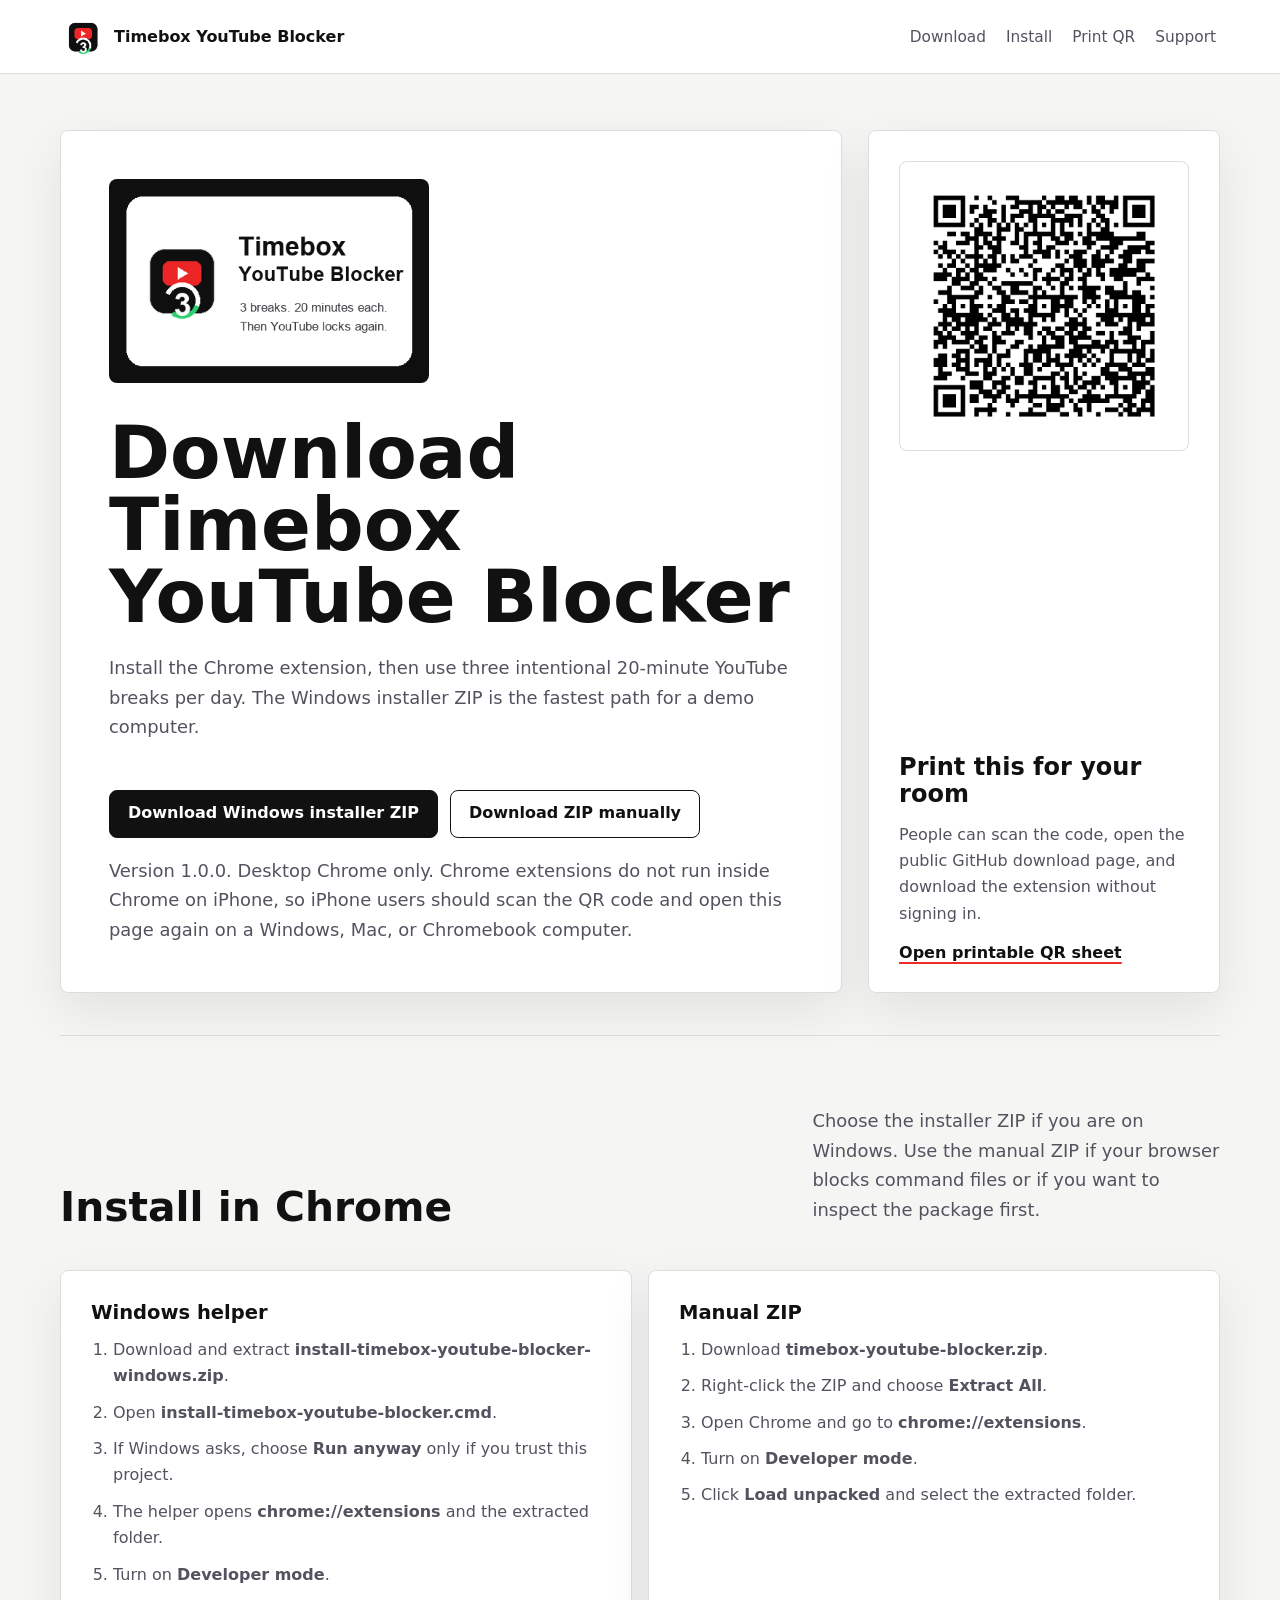
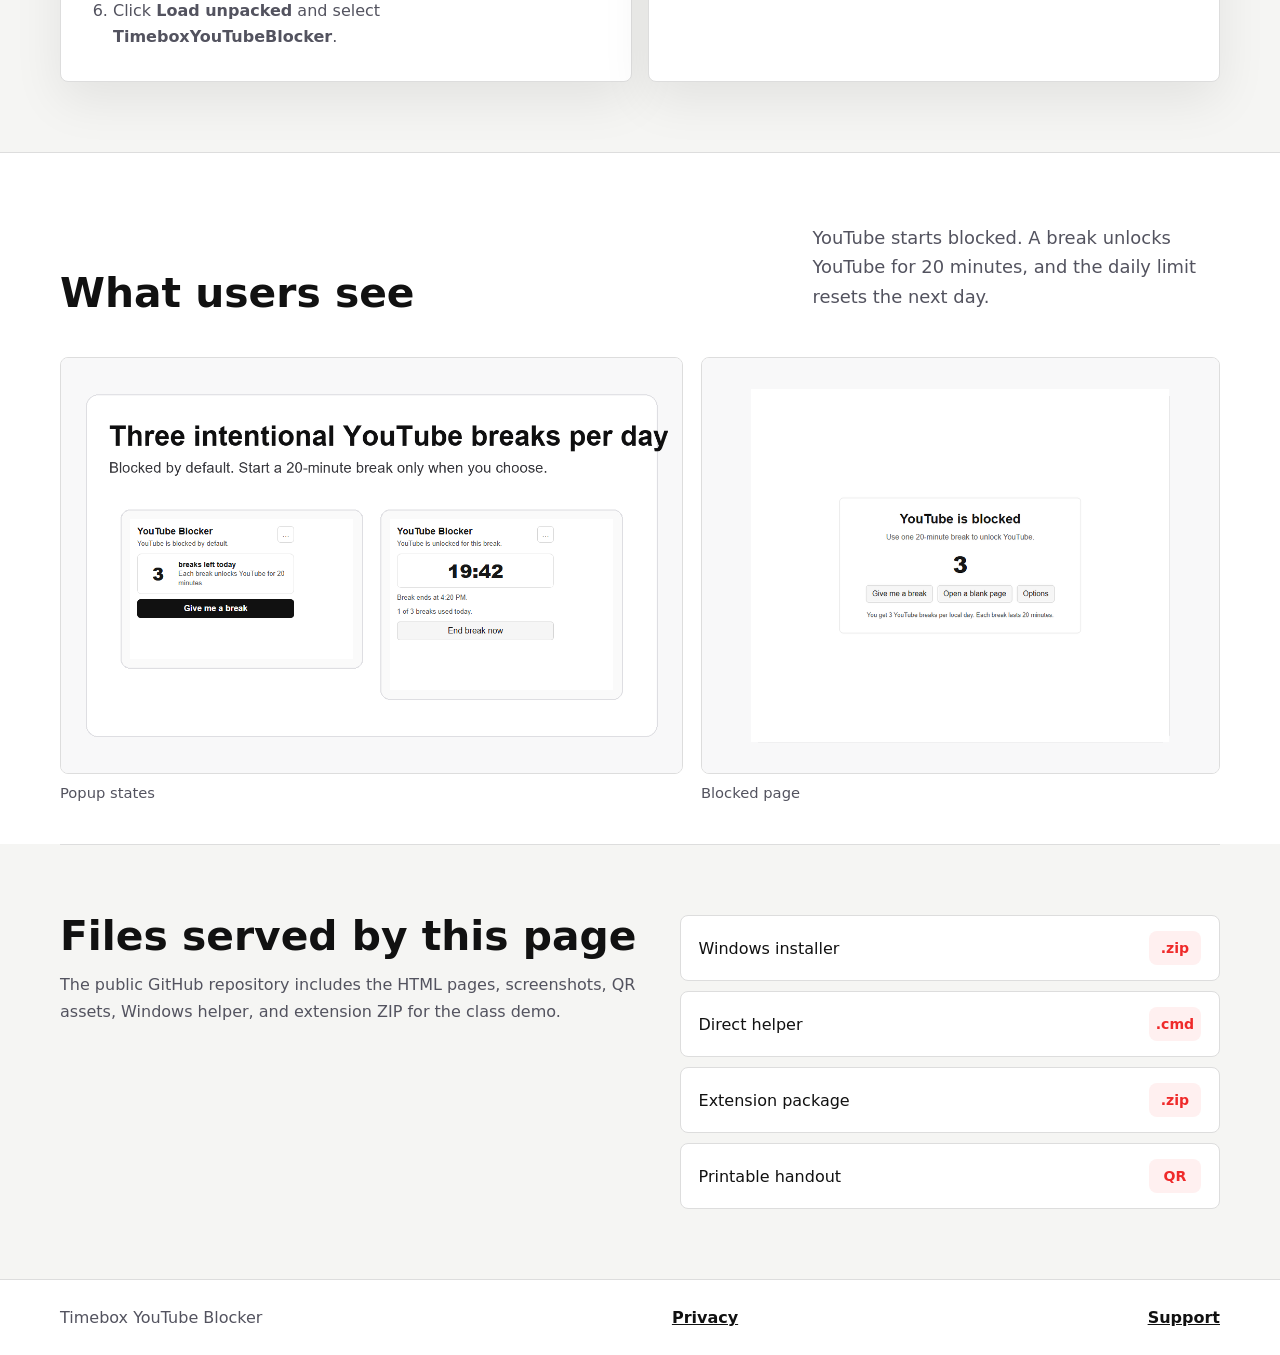
<file: site/index.html>
<!doctype html>
<html lang="en">
  <head>
    <meta charset="utf-8">
    <meta name="viewport" content="width=device-width, initial-scale=1">
    <title>Download Timebox YouTube Blocker</title>
    <meta name="description" content="Download and install Timebox YouTube Blocker, a Chrome extension that blocks YouTube by default and allows three 20-minute breaks per day.">
    <link rel="icon" href="assets/icon128.png">
    <link rel="stylesheet" href="styles.css">
  </head>
  <body>
    <header class="site-header">
      <a class="brand" href="index.html" aria-label="Timebox YouTube Blocker home">
        <img src="assets/icon128.png" alt="">
        <span>Timebox YouTube Blocker</span>
      </a>
      <nav class="nav" aria-label="Main navigation">
        <a href="#download">Download</a>
        <a href="#install">Install</a>
        <a href="print-qr.html">Print QR</a>
        <a href="support.html">Support</a>
      </nav>
    </header>

    <main>
      <section id="download" class="download-zone">
        <div class="download-copy">
          <img class="promo-image" src="assets/small-promo.png" alt="Timebox YouTube Blocker promotional card.">
          <h1>Download Timebox YouTube Blocker</h1>
          <p>Install the Chrome extension, then use three intentional 20-minute YouTube breaks per day. The Windows installer ZIP is the fastest path for a demo computer.</p>
          <div class="download-actions" aria-label="Download options">
            <a class="button primary" href="downloads/install-timebox-youtube-blocker-windows.zip" download>Download Windows installer ZIP</a>
            <a class="button secondary" href="downloads/timebox-youtube-blocker.zip" download>Download ZIP manually</a>
          </div>
          <p class="download-note">Version 1.0.0. Desktop Chrome only. Chrome extensions do not run inside Chrome on iPhone, so iPhone users should scan the QR code and open this page again on a Windows, Mac, or Chromebook computer.</p>
        </div>

        <aside class="scan-panel" aria-label="QR code for this download page">
          <img class="qr-image" src="assets/timebox-download-qr.png" alt="QR code for the Timebox YouTube Blocker download page.">
          <div>
            <h2>Print this for your room</h2>
            <p>People can scan the code, open the public GitHub download page, and download the extension without signing in.</p>
            <a class="text-link" href="print-qr.html">Open printable QR sheet</a>
          </div>
        </aside>
      </section>

      <section id="install" class="section">
        <div class="section-heading">
          <h2>Install in Chrome</h2>
          <p>Choose the installer ZIP if you are on Windows. Use the manual ZIP if your browser blocks command files or if you want to inspect the package first.</p>
        </div>

        <div class="install-grid">
          <article class="install-card">
            <h3>Windows helper</h3>
            <ol>
              <li>Download and extract <strong>install-timebox-youtube-blocker-windows.zip</strong>.</li>
              <li>Open <strong>install-timebox-youtube-blocker.cmd</strong>.</li>
              <li>If Windows asks, choose <strong>Run anyway</strong> only if you trust this project.</li>
              <li>The helper opens <strong>chrome://extensions</strong> and the extracted folder.</li>
              <li>Turn on <strong>Developer mode</strong>.</li>
              <li>Click <strong>Load unpacked</strong> and select <strong>TimeboxYouTubeBlocker</strong>.</li>
            </ol>
          </article>

          <article class="install-card">
            <h3>Manual ZIP</h3>
            <ol>
              <li>Download <strong>timebox-youtube-blocker.zip</strong>.</li>
              <li>Right-click the ZIP and choose <strong>Extract All</strong>.</li>
              <li>Open Chrome and go to <strong>chrome://extensions</strong>.</li>
              <li>Turn on <strong>Developer mode</strong>.</li>
              <li>Click <strong>Load unpacked</strong> and select the extracted folder.</li>
            </ol>
          </article>
        </div>
      </section>

      <section class="section product-proof">
        <div class="section-heading">
          <h2>What users see</h2>
          <p>YouTube starts blocked. A break unlocks YouTube for 20 minutes, and the daily limit resets the next day.</p>
        </div>
        <div class="media-grid">
          <figure>
            <img src="assets/popup-states.png" alt="The extension popup showing blocked and active break states.">
            <figcaption>Popup states</figcaption>
          </figure>
          <figure>
            <img src="assets/blocked-page.png" alt="The YouTube blocked page shown by the extension.">
            <figcaption>Blocked page</figcaption>
          </figure>
        </div>
      </section>

      <section class="section details-section">
        <div>
          <h2>Files served by this page</h2>
          <p>The public GitHub repository includes the HTML pages, screenshots, QR assets, Windows helper, and extension ZIP for the class demo.</p>
        </div>
        <div class="file-list" aria-label="Download file list">
          <a href="downloads/install-timebox-youtube-blocker-windows.zip" download>
            <span>Windows installer</span>
            <strong>.zip</strong>
          </a>
          <a href="downloads/install-timebox-youtube-blocker.cmd" download>
            <span>Direct helper</span>
            <strong>.cmd</strong>
          </a>
          <a href="downloads/timebox-youtube-blocker.zip" download>
            <span>Extension package</span>
            <strong>.zip</strong>
          </a>
          <a href="print-qr.html">
            <span>Printable handout</span>
            <strong>QR</strong>
          </a>
        </div>
      </section>
    </main>

    <footer class="site-footer">
      <div class="footer-inner">
        <span>Timebox YouTube Blocker</span>
        <a href="privacy.html">Privacy</a>
        <a href="support.html">Support</a>
      </div>
    </footer>
  </body>
</html>
</file>
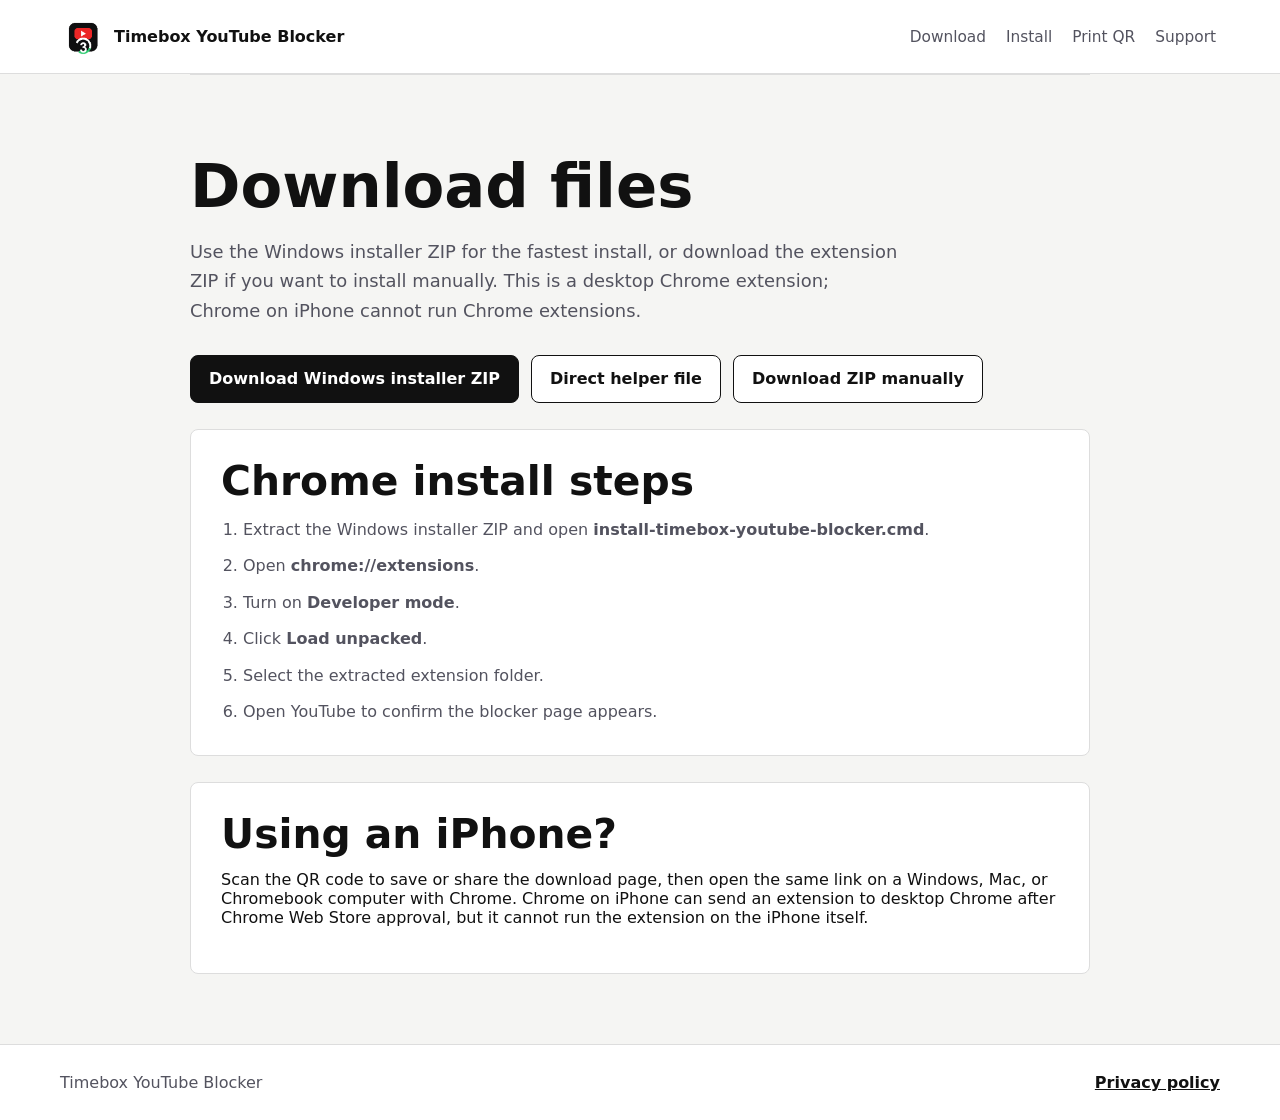
<file: site/download.html>
<!doctype html>
<html lang="en">
  <head>
    <meta charset="utf-8">
    <meta name="viewport" content="width=device-width, initial-scale=1">
    <title>Download - Timebox YouTube Blocker</title>
    <meta name="description" content="Download Timebox YouTube Blocker and install it in Chrome.">
    <link rel="icon" href="assets/icon128.png">
    <link rel="stylesheet" href="styles.css">
  </head>
  <body>
    <header class="site-header">
      <a class="brand" href="index.html">
        <img src="assets/icon128.png" alt="">
        <span>Timebox YouTube Blocker</span>
      </a>
      <nav class="nav" aria-label="Main navigation">
        <a href="index.html#download">Download</a>
        <a href="index.html#install">Install</a>
        <a href="print-qr.html">Print QR</a>
        <a href="support.html">Support</a>
      </nav>
    </header>

    <main class="section compact-page">
      <h1>Download files</h1>
      <p class="section-lead">Use the Windows installer ZIP for the fastest install, or download the extension ZIP if you want to install manually. This is a desktop Chrome extension; Chrome on iPhone cannot run Chrome extensions.</p>
      <div class="download-actions">
        <a class="button primary" href="downloads/install-timebox-youtube-blocker-windows.zip" download>Download Windows installer ZIP</a>
        <a class="button secondary" href="downloads/install-timebox-youtube-blocker.cmd" download>Direct helper file</a>
        <a class="button secondary" href="downloads/timebox-youtube-blocker.zip" download>Download ZIP manually</a>
      </div>
      <article class="install-card compact-card">
        <h2>Chrome install steps</h2>
        <ol>
          <li>Extract the Windows installer ZIP and open <strong>install-timebox-youtube-blocker.cmd</strong>.</li>
          <li>Open <strong>chrome://extensions</strong>.</li>
          <li>Turn on <strong>Developer mode</strong>.</li>
          <li>Click <strong>Load unpacked</strong>.</li>
          <li>Select the extracted extension folder.</li>
          <li>Open YouTube to confirm the blocker page appears.</li>
        </ol>
      </article>
      <article class="install-card compact-card">
        <h2>Using an iPhone?</h2>
        <p>Scan the QR code to save or share the download page, then open the same link on a Windows, Mac, or Chromebook computer with Chrome. Chrome on iPhone can send an extension to desktop Chrome after Chrome Web Store approval, but it cannot run the extension on the iPhone itself.</p>
      </article>
    </main>

    <footer class="site-footer">
      <div class="footer-inner">
        <span>Timebox YouTube Blocker</span>
        <a href="privacy.html">Privacy policy</a>
      </div>
    </footer>
  </body>
</html>
</file>
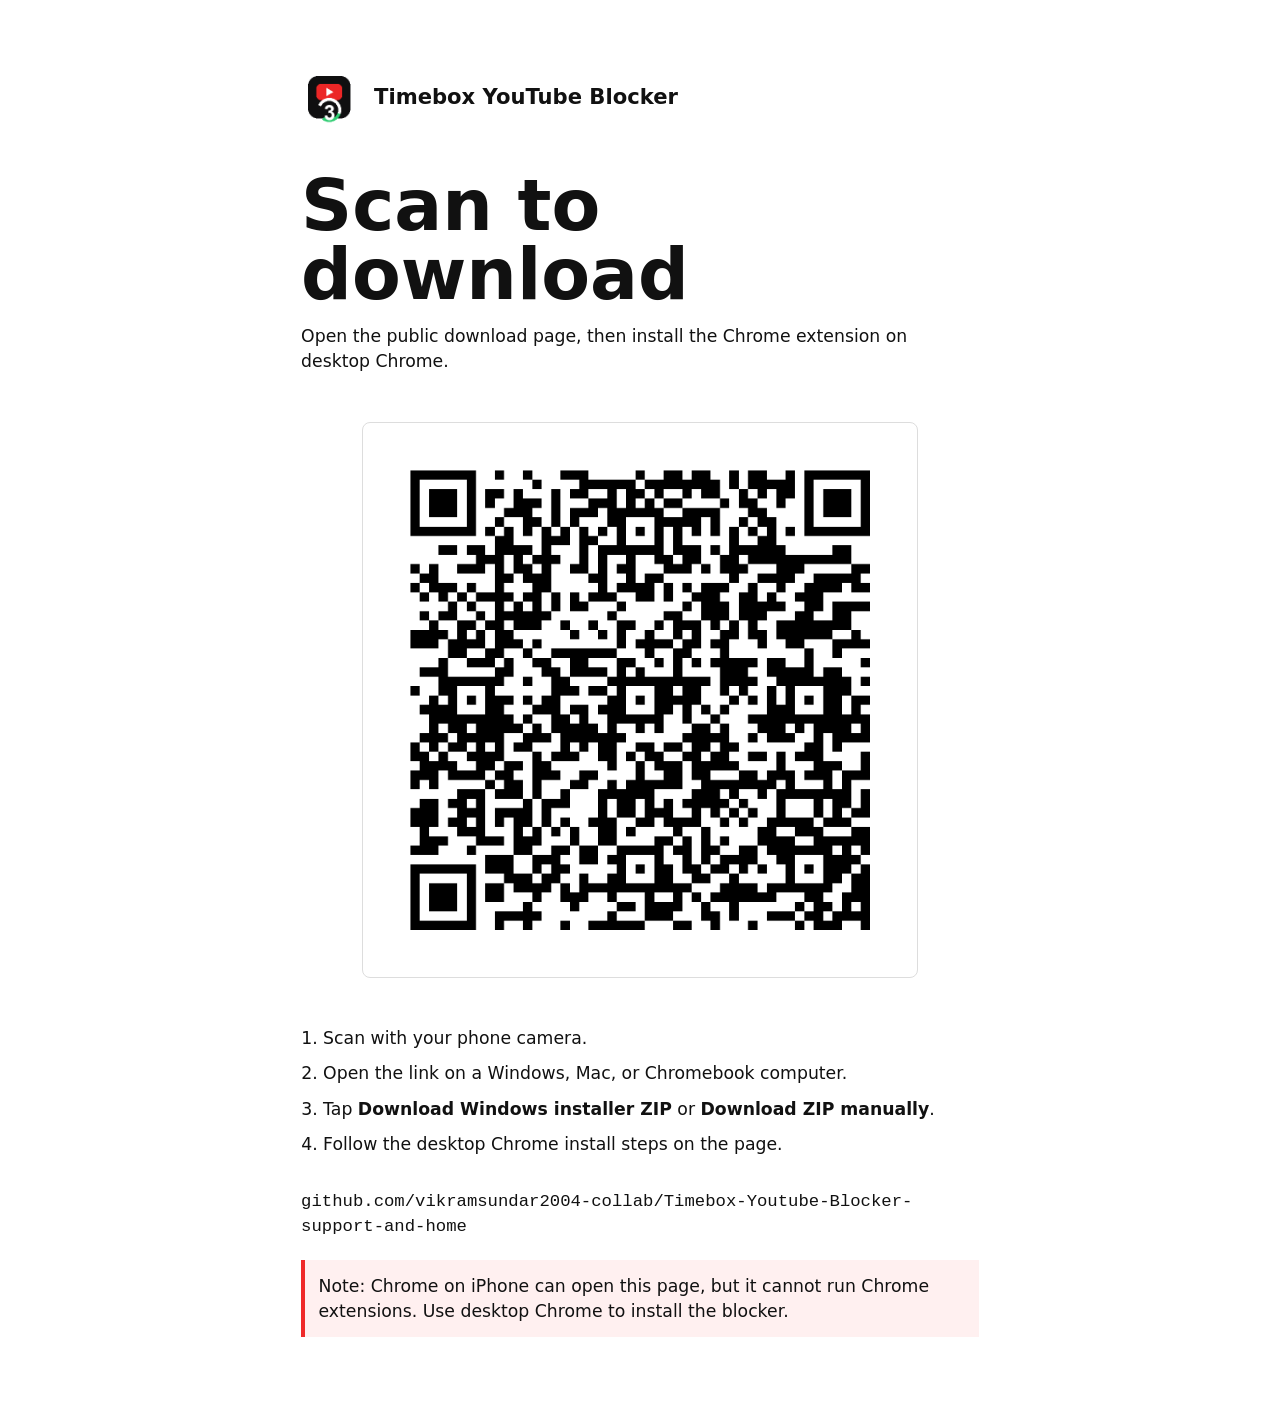
<file: site/print-qr.html>
<!doctype html>
<html lang="en">
  <head>
    <meta charset="utf-8">
    <meta name="viewport" content="width=device-width, initial-scale=1">
    <title>Print QR - Timebox YouTube Blocker</title>
    <meta name="description" content="Printable QR code handout for the Timebox YouTube Blocker download page.">
    <link rel="icon" href="assets/icon128.png">
    <link rel="stylesheet" href="styles.css">
  </head>
  <body class="print-body">
    <main class="print-sheet">
      <div class="print-brand">
        <img src="assets/icon128.png" alt="">
        <span>Timebox YouTube Blocker</span>
      </div>
      <h1>Scan to download</h1>
      <p>Open the public download page, then install the Chrome extension on desktop Chrome.</p>
      <img class="print-qr" src="assets/timebox-download-qr.png" alt="QR code for the Timebox YouTube Blocker download page.">
      <ol>
        <li>Scan with your phone camera.</li>
        <li>Open the link on a Windows, Mac, or Chromebook computer.</li>
        <li>Tap <strong>Download Windows installer ZIP</strong> or <strong>Download ZIP manually</strong>.</li>
        <li>Follow the desktop Chrome install steps on the page.</li>
      </ol>
      <p class="print-url">github.com/vikramsundar2004-collab/Timebox-Youtube-Blocker-support-and-home</p>
      <p class="print-note">Note: Chrome on iPhone can open this page, but it cannot run Chrome extensions. Use desktop Chrome to install the blocker.</p>
    </main>
  </body>
</html>
</file>
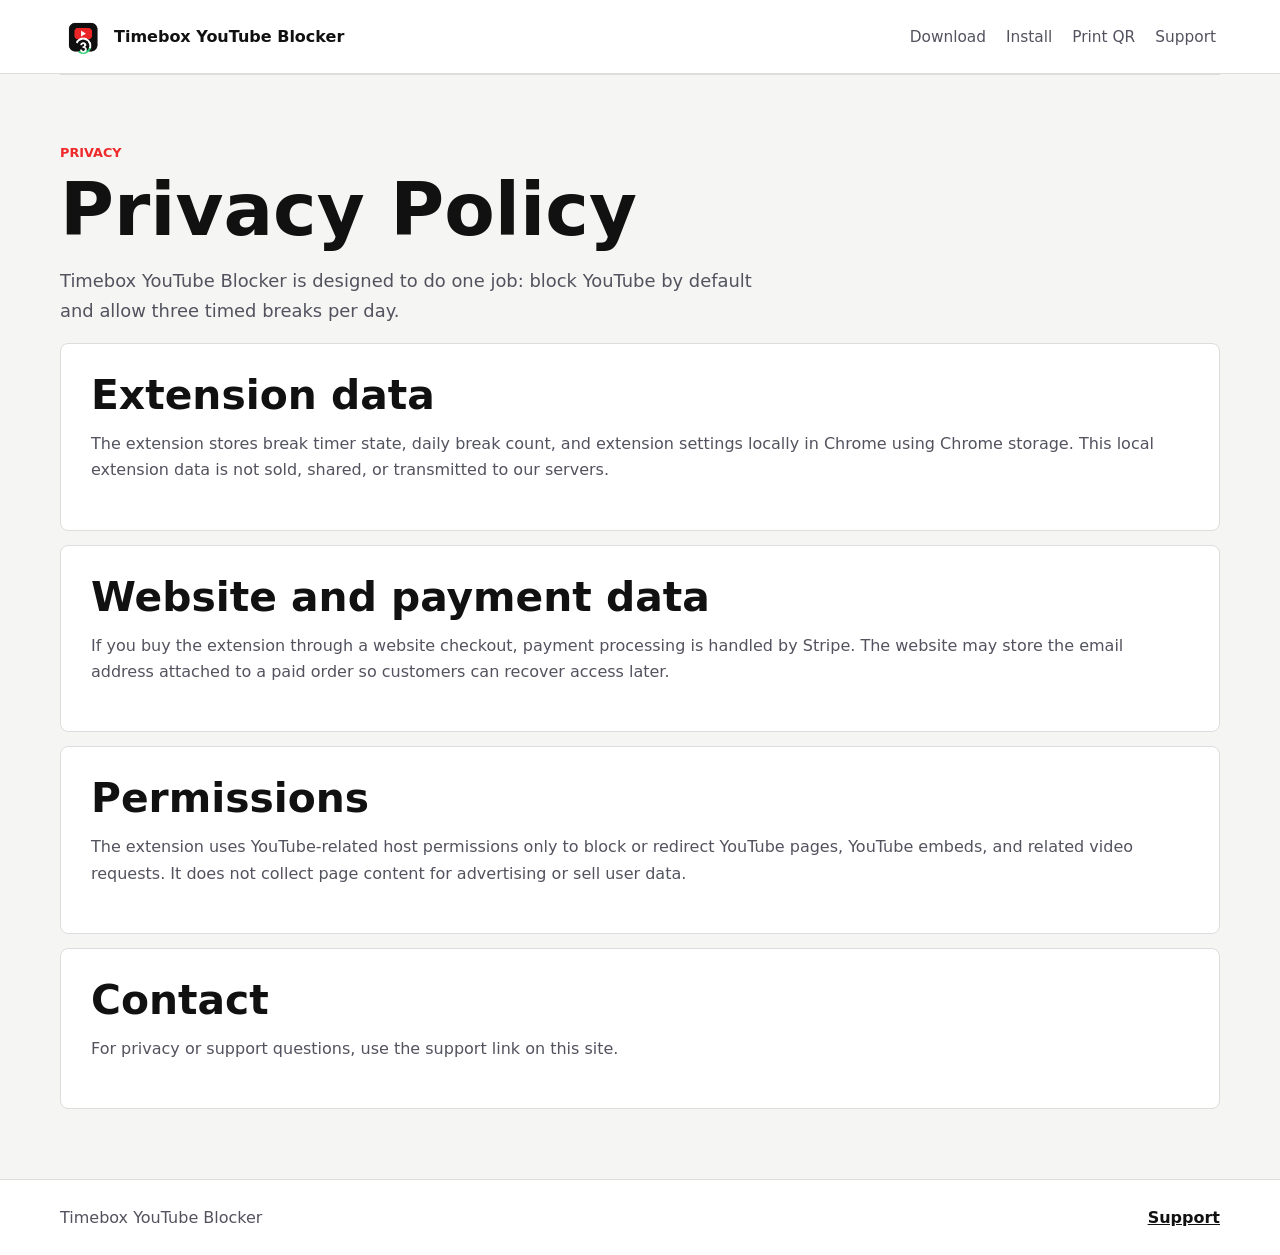
<file: site/privacy.html>
<!doctype html>
<html lang="en">
  <head>
    <meta charset="utf-8">
    <meta name="viewport" content="width=device-width, initial-scale=1">
    <title>Privacy Policy - Timebox YouTube Blocker</title>
    <meta name="description" content="Privacy policy for Timebox YouTube Blocker.">
    <link rel="icon" href="assets/icon128.png">
    <link rel="stylesheet" href="styles.css">
  </head>
  <body>
    <header class="site-header">
      <a class="brand" href="index.html">
        <img src="assets/icon128.png" alt="">
        <span>Timebox YouTube Blocker</span>
      </a>
      <nav class="nav" aria-label="Main navigation">
        <a href="index.html#download">Download</a>
        <a href="index.html#install">Install</a>
        <a href="print-qr.html">Print QR</a>
        <a href="support.html">Support</a>
      </nav>
    </header>

    <main class="section">
      <p class="eyebrow">Privacy</p>
      <h1>Privacy Policy</h1>
      <p class="section-lead">Timebox YouTube Blocker is designed to do one job: block YouTube by default and allow three timed breaks per day.</p>

      <article class="article">
        <h2>Extension data</h2>
        <p>The extension stores break timer state, daily break count, and extension settings locally in Chrome using Chrome storage. This local extension data is not sold, shared, or transmitted to our servers.</p>
      </article>

      <article class="article">
        <h2>Website and payment data</h2>
        <p>If you buy the extension through a website checkout, payment processing is handled by Stripe. The website may store the email address attached to a paid order so customers can recover access later.</p>
      </article>

      <article class="article">
        <h2>Permissions</h2>
        <p>The extension uses YouTube-related host permissions only to block or redirect YouTube pages, YouTube embeds, and related video requests. It does not collect page content for advertising or sell user data.</p>
      </article>

      <article class="article">
        <h2>Contact</h2>
        <p>For privacy or support questions, use the support link on this site.</p>
      </article>
    </main>

    <footer class="site-footer">
      <div class="footer-inner">
        <span>Timebox YouTube Blocker</span>
        <a href="support.html">Support</a>
      </div>
    </footer>
  </body>
</html>
</file>
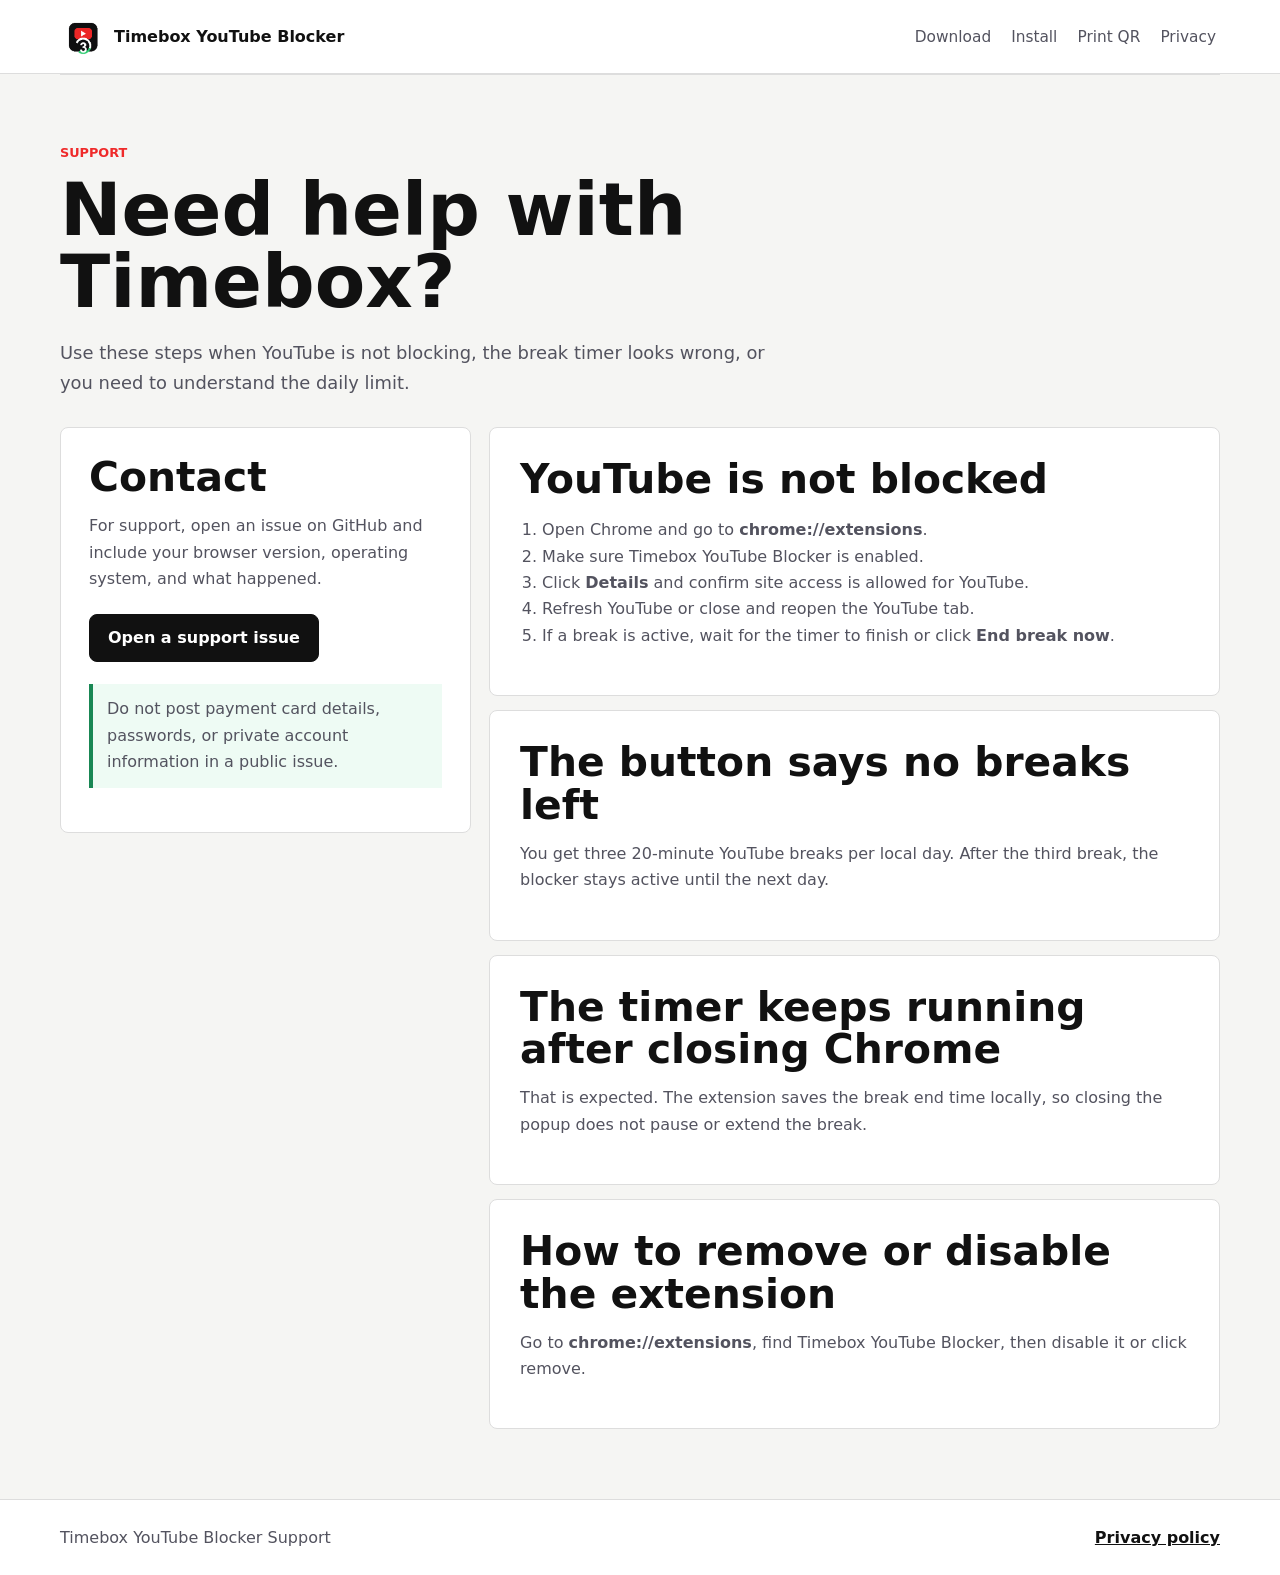
<file: site/support.html>
<!doctype html>
<html lang="en">
  <head>
    <meta charset="utf-8">
    <meta name="viewport" content="width=device-width, initial-scale=1">
    <title>Support - Timebox YouTube Blocker</title>
    <meta name="description" content="Support, troubleshooting, and setup help for Timebox YouTube Blocker.">
    <link rel="icon" href="assets/icon128.png">
    <link rel="stylesheet" href="styles.css">
  </head>
  <body>
    <header class="site-header">
      <a class="brand" href="index.html">
        <img src="assets/icon128.png" alt="">
        <span>Timebox YouTube Blocker</span>
      </a>
      <nav class="nav" aria-label="Main navigation">
        <a href="index.html#download">Download</a>
        <a href="index.html#install">Install</a>
        <a href="print-qr.html">Print QR</a>
        <a href="privacy.html">Privacy</a>
      </nav>
    </header>

    <main class="section">
      <p class="eyebrow">Support</p>
      <h1>Need help with Timebox?</h1>
      <p class="section-lead">Use these steps when YouTube is not blocking, the break timer looks wrong, or you need to understand the daily limit.</p>

      <div class="two-column">
        <aside class="support-panel">
          <h2>Contact</h2>
          <p>For support, open an issue on GitHub and include your browser version, operating system, and what happened.</p>
          <div class="actions">
            <a class="button primary" href="https://github.com/vikramsundar2004-collab/Timebox-Youtube-Blocker-support-and-home/issues">Open a support issue</a>
          </div>
          <p class="note">Do not post payment card details, passwords, or private account information in a public issue.</p>
        </aside>

        <div>
          <article id="troubleshooting" class="article">
            <h2>YouTube is not blocked</h2>
            <ol>
              <li>Open Chrome and go to <strong>chrome://extensions</strong>.</li>
              <li>Make sure Timebox YouTube Blocker is enabled.</li>
              <li>Click <strong>Details</strong> and confirm site access is allowed for YouTube.</li>
              <li>Refresh YouTube or close and reopen the YouTube tab.</li>
              <li>If a break is active, wait for the timer to finish or click <strong>End break now</strong>.</li>
            </ol>
          </article>

          <article class="article">
            <h2>The button says no breaks left</h2>
            <p>You get three 20-minute YouTube breaks per local day. After the third break, the blocker stays active until the next day.</p>
          </article>

          <article class="article">
            <h2>The timer keeps running after closing Chrome</h2>
            <p>That is expected. The extension saves the break end time locally, so closing the popup does not pause or extend the break.</p>
          </article>

          <article class="article">
            <h2>How to remove or disable the extension</h2>
            <p>Go to <strong>chrome://extensions</strong>, find Timebox YouTube Blocker, then disable it or click remove.</p>
          </article>
        </div>
      </div>
    </main>

    <footer class="site-footer">
      <div class="footer-inner">
        <span>Timebox YouTube Blocker Support</span>
        <a href="privacy.html">Privacy policy</a>
      </div>
    </footer>
  </body>
</html>
</file>
<file: site/styles.css>
:root {
  color-scheme: light;
  --bg: #f5f5f3;
  --band: #ffffff;
  --surface: #ffffff;
  --ink: #111111;
  --muted: #53535f;
  --line: #dddddd;
  --accent: #ef2a2a;
  --accent-soft: #fff0f0;
  --ok: #198754;
  --shadow: 0 18px 50px rgba(17, 17, 17, 0.08);
  font-family: Inter, ui-sans-serif, system-ui, -apple-system, BlinkMacSystemFont, "Segoe UI", sans-serif;
}

* {
  box-sizing: border-box;
}

html {
  scroll-behavior: smooth;
}

body {
  margin: 0;
  background: var(--bg);
  color: var(--ink);
  overflow-x: hidden;
}

a {
  color: inherit;
}

img {
  max-width: 100%;
}

.site-header {
  position: sticky;
  top: 0;
  z-index: 10;
  display: flex;
  align-items: center;
  justify-content: space-between;
  gap: 24px;
  min-height: 74px;
  padding: 16px 64px;
  background: rgba(255, 255, 255, 0.94);
  border-bottom: 1px solid var(--line);
  backdrop-filter: blur(14px);
}

.brand {
  display: inline-flex;
  align-items: center;
  gap: 12px;
  min-width: 220px;
  color: var(--ink);
  font-size: 1rem;
  font-weight: 850;
  line-height: 1.1;
  text-decoration: none;
}

.brand img {
  width: 38px;
  height: 38px;
  border-radius: 8px;
}

.nav {
  display: flex;
  flex-wrap: wrap;
  align-items: center;
  justify-content: flex-end;
  gap: 20px;
  color: var(--muted);
  font-size: 0.96rem;
}

.nav a {
  text-decoration: none;
}

.nav a:hover,
.nav a:focus-visible {
  color: var(--ink);
}

.download-zone,
.section,
.footer-inner {
  width: calc(100% - 48px);
  max-width: 1160px;
  margin: 0 auto;
}

.download-zone {
  display: grid;
  grid-template-columns: minmax(0, 1fr) minmax(330px, 0.45fr);
  gap: 26px;
  align-items: stretch;
  padding: 56px 0 42px;
}

.download-copy,
.scan-panel,
.install-card,
.file-list a {
  min-width: 0;
  border: 1px solid var(--line);
  border-radius: 8px;
  background: var(--surface);
  box-shadow: var(--shadow);
}

.download-copy {
  display: flex;
  flex-direction: column;
  justify-content: center;
  min-height: 560px;
  padding: 48px;
}

.promo-image {
  width: 320px;
  max-width: 100%;
  margin-bottom: 34px;
  border-radius: 8px;
  background: #111;
}

h1,
h2,
h3,
p {
  margin-top: 0;
}

h1 {
  max-width: 760px;
  margin-bottom: 20px;
  font-size: 4.6rem;
  line-height: 0.98;
  letter-spacing: 0;
  overflow-wrap: break-word;
}

h2 {
  margin-bottom: 14px;
  font-size: 2.55rem;
  line-height: 1.05;
  letter-spacing: 0;
  overflow-wrap: break-word;
}

h3 {
  margin-bottom: 12px;
  font-size: 1.22rem;
  line-height: 1.2;
}

.download-copy > p,
.section-lead,
.section-heading p,
.scan-panel p,
.details-section p,
.install-card li {
  color: var(--muted);
  line-height: 1.65;
  overflow-wrap: anywhere;
}

.download-copy > p,
.section-lead,
.section-heading p {
  max-width: 710px;
  font-size: 1.12rem;
}

.download-actions {
  display: flex;
  flex-wrap: wrap;
  gap: 12px;
  margin: 30px 0 18px;
}

.button {
  display: inline-flex;
  align-items: center;
  justify-content: center;
  max-width: 100%;
  min-height: 48px;
  min-width: 0;
  padding: 0 18px;
  border: 1px solid var(--ink);
  border-radius: 8px;
  font-weight: 850;
  line-height: 1.15;
  overflow-wrap: anywhere;
  text-align: center;
  text-decoration: none;
  white-space: normal;
}

.button.primary {
  background: var(--ink);
  color: #fff;
}

.button.secondary {
  background: #fff;
  color: var(--ink);
}

.button:hover,
.button:focus-visible {
  transform: translateY(-1px);
}

.download-note {
  max-width: 620px;
  margin-bottom: 0;
  font-size: 0.96rem;
}

.eyebrow {
  margin-bottom: 14px;
  color: var(--accent);
  font-size: 0.8rem;
  font-weight: 850;
  letter-spacing: 0;
  text-transform: uppercase;
}

.scan-panel {
  display: flex;
  flex-direction: column;
  justify-content: space-between;
  min-height: 560px;
  padding: 30px;
}

.qr-image {
  width: 100%;
  aspect-ratio: 1;
  padding: 20px;
  border: 1px solid var(--line);
  border-radius: 8px;
  background: #fff;
}

.scan-panel h2 {
  margin-top: 28px;
  font-size: 1.5rem;
  line-height: 1.12;
}

.text-link {
  color: var(--ink);
  font-weight: 800;
  text-decoration-color: var(--accent);
  text-decoration-thickness: 2px;
  text-underline-offset: 4px;
}

.section {
  padding: 70px 0;
  border-top: 1px solid var(--line);
}

.section-heading {
  display: grid;
  grid-template-columns: minmax(0, 0.64fr) minmax(280px, 0.36fr);
  gap: 28px;
  align-items: end;
  margin-bottom: 28px;
}

.install-grid {
  display: grid;
  grid-template-columns: repeat(2, minmax(0, 1fr));
  gap: 16px;
}

.install-card {
  padding: 30px;
}

.two-column {
  display: grid;
  grid-template-columns: minmax(280px, 0.36fr) minmax(0, 0.64fr);
  gap: 18px;
  align-items: start;
  margin-top: 30px;
}

.support-panel,
.article {
  min-width: 0;
  border: 1px solid var(--line);
  border-radius: 8px;
  background: var(--surface);
}

.support-panel {
  padding: 28px;
}

.article {
  padding: 30px;
}

.article + .article {
  margin-top: 14px;
}

.article p,
.article li,
.support-panel p {
  color: var(--muted);
  line-height: 1.65;
}

.article ol,
.article ul {
  padding-left: 22px;
}

.actions {
  display: flex;
  flex-wrap: wrap;
  gap: 12px;
  margin: 22px 0;
}

.note {
  border-left: 4px solid var(--ok);
  padding: 12px 14px;
  background: #eefbf4;
  color: #164a2d;
}

.install-card ol,
.print-sheet ol {
  margin: 0;
  padding-left: 22px;
}

.install-card li + li,
.print-sheet li + li {
  margin-top: 10px;
}

.product-proof {
  max-width: none;
  width: 100%;
  background: var(--band);
}

.product-proof > .section-heading,
.product-proof > .media-grid {
  width: calc(100% - 48px);
  max-width: 1160px;
  margin-right: auto;
  margin-left: auto;
}

.media-grid {
  display: grid;
  grid-template-columns: minmax(0, 1.2fr) minmax(0, 1fr);
  gap: 18px;
}

.media-grid figure {
  min-width: 0;
  margin: 0;
}

.media-grid img {
  display: block;
  width: 100%;
  height: 100%;
  min-height: 320px;
  object-fit: cover;
  border: 1px solid var(--line);
  border-radius: 8px;
  background: #fff;
}

.media-grid figcaption {
  margin-top: 10px;
  color: var(--muted);
  font-size: 0.92rem;
}

.details-section {
  display: grid;
  grid-template-columns: minmax(0, 0.52fr) minmax(360px, 0.48fr);
  gap: 34px;
  align-items: start;
}

.file-list {
  display: grid;
  gap: 10px;
}

.file-list a {
  display: flex;
  align-items: center;
  justify-content: space-between;
  gap: 18px;
  min-height: 66px;
  padding: 0 18px;
  box-shadow: none;
  text-decoration: none;
}

.file-list a:hover,
.file-list a:focus-visible {
  border-color: var(--ink);
}

.file-list strong {
  display: inline-flex;
  align-items: center;
  justify-content: center;
  min-width: 52px;
  min-height: 34px;
  border-radius: 8px;
  background: var(--accent-soft);
  color: var(--accent);
  font-size: 0.88rem;
}

.compact-page {
  max-width: 900px;
  padding-top: 82px;
  min-height: calc(100vh - 156px);
}

.compact-page h1 {
  font-size: 3.8rem;
}

.compact-card {
  margin-top: 26px;
  box-shadow: none;
}

.site-footer {
  border-top: 1px solid var(--line);
  background: #fff;
}

.footer-inner {
  display: flex;
  flex-wrap: wrap;
  align-items: center;
  justify-content: space-between;
  gap: 16px;
  padding: 28px 0;
  color: var(--muted);
}

.footer-inner a {
  color: var(--ink);
  font-weight: 750;
}

.print-body {
  min-height: 100vh;
  background: #fff;
}

.print-sheet {
  width: 8.5in;
  min-height: 11in;
  margin: 0 auto;
  padding: 0.72in;
  color: var(--ink);
  background: #fff;
}

.print-brand {
  display: flex;
  align-items: center;
  gap: 0.18in;
  margin-bottom: 0.48in;
  font-size: 0.22in;
  font-weight: 850;
}

.print-brand img {
  width: 0.58in;
  height: 0.58in;
  border-radius: 8px;
}

.print-sheet h1 {
  margin-bottom: 0.14in;
  font-size: 0.74in;
}

.print-sheet p,
.print-sheet li {
  font-size: 0.18in;
  line-height: 1.45;
}

.print-qr {
  display: block;
  width: 5.8in;
  height: 5.8in;
  margin: 0.5in auto;
  padding: 0.2in;
  border: 1px solid var(--line);
  border-radius: 8px;
}

.print-url {
  margin-top: 0.34in;
  font-family: Consolas, "Courier New", monospace;
  word-break: break-word;
}

.print-note {
  margin-top: 0.22in;
  padding: 0.14in;
  border-left: 4px solid var(--accent);
  background: var(--accent-soft);
  color: var(--ink);
}

@media (max-width: 940px) {
  .site-header {
    align-items: flex-start;
    flex-direction: column;
    padding: 16px 24px;
  }

  .nav {
    justify-content: flex-start;
  }

  .download-zone,
  .section-heading,
  .install-grid,
  .media-grid,
  .details-section,
  .two-column {
    grid-template-columns: 1fr;
  }

  .download-copy,
  .scan-panel {
    min-height: auto;
  }

  h1 {
    font-size: 3.1rem;
  }

  h2 {
    font-size: 2.1rem;
  }
}

@media (max-width: 560px) {
  .download-zone,
  .section,
  .footer-inner,
  .product-proof > .section-heading,
  .product-proof > .media-grid {
    width: calc(100% - 32px);
  }

  .download-zone {
    padding-top: 28px;
  }

  .compact-page {
    width: 100%;
    padding-right: 16px;
    padding-left: 16px;
  }

  .download-copy,
  .scan-panel,
  .install-card,
  .support-panel,
  .article {
    padding: 22px;
  }

  h1,
  .compact-page h1 {
    font-size: 2.35rem;
  }

  body {
    overflow-x: hidden;
  }

  .download-copy > p,
  .section-lead,
  .section-heading p {
    font-size: 1rem;
  }

  .button {
    width: 100%;
    padding: 0 14px;
    font-size: 0.96rem;
  }

  .file-list a {
    align-items: flex-start;
    flex-direction: column;
    padding: 16px;
  }

  .media-grid img {
    min-height: 240px;
  }

  .print-sheet {
    width: 100%;
    min-height: auto;
    padding: 28px;
  }

  .print-qr {
    width: 100%;
    height: auto;
  }
}

@media print {
  .site-header,
  .site-footer {
    display: none;
  }

  body {
    background: #fff;
  }

  .print-sheet {
    width: auto;
    min-height: auto;
    margin: 0;
    padding: 0.5in;
  }
}
</file>
